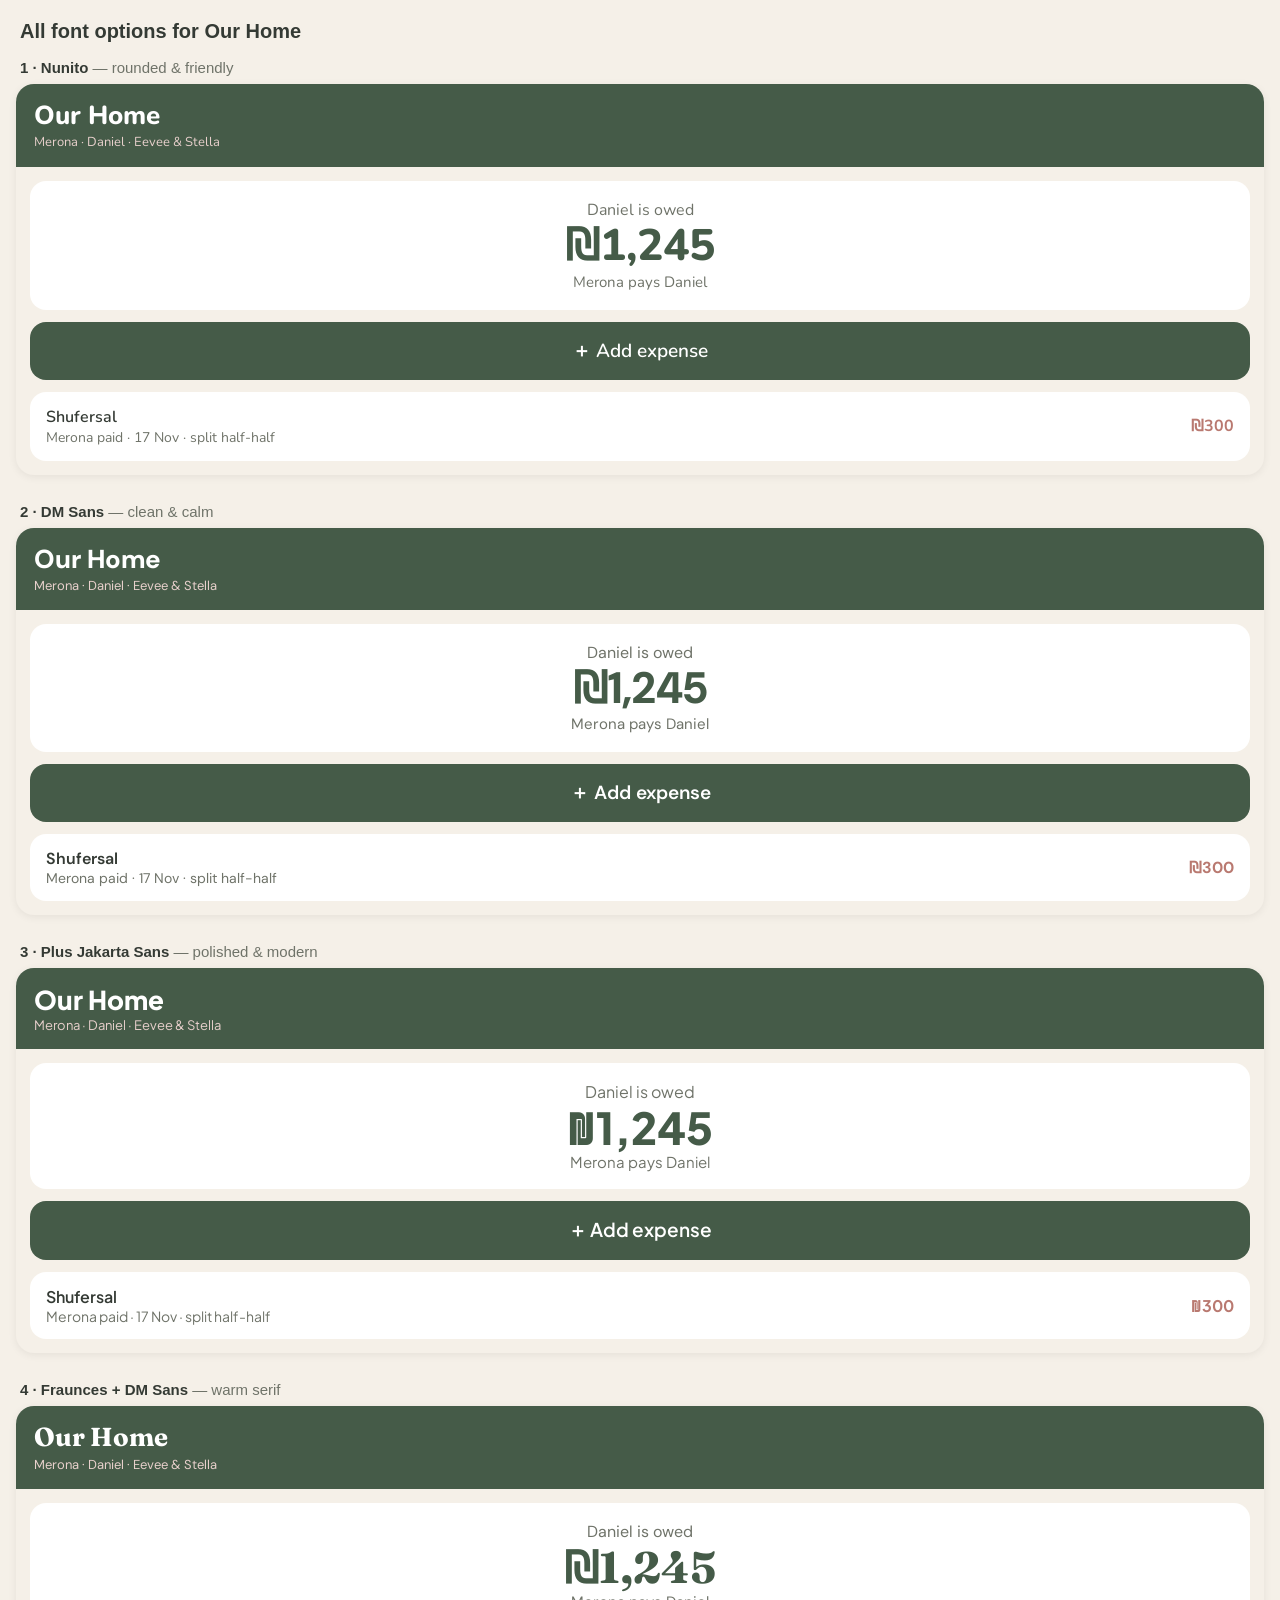
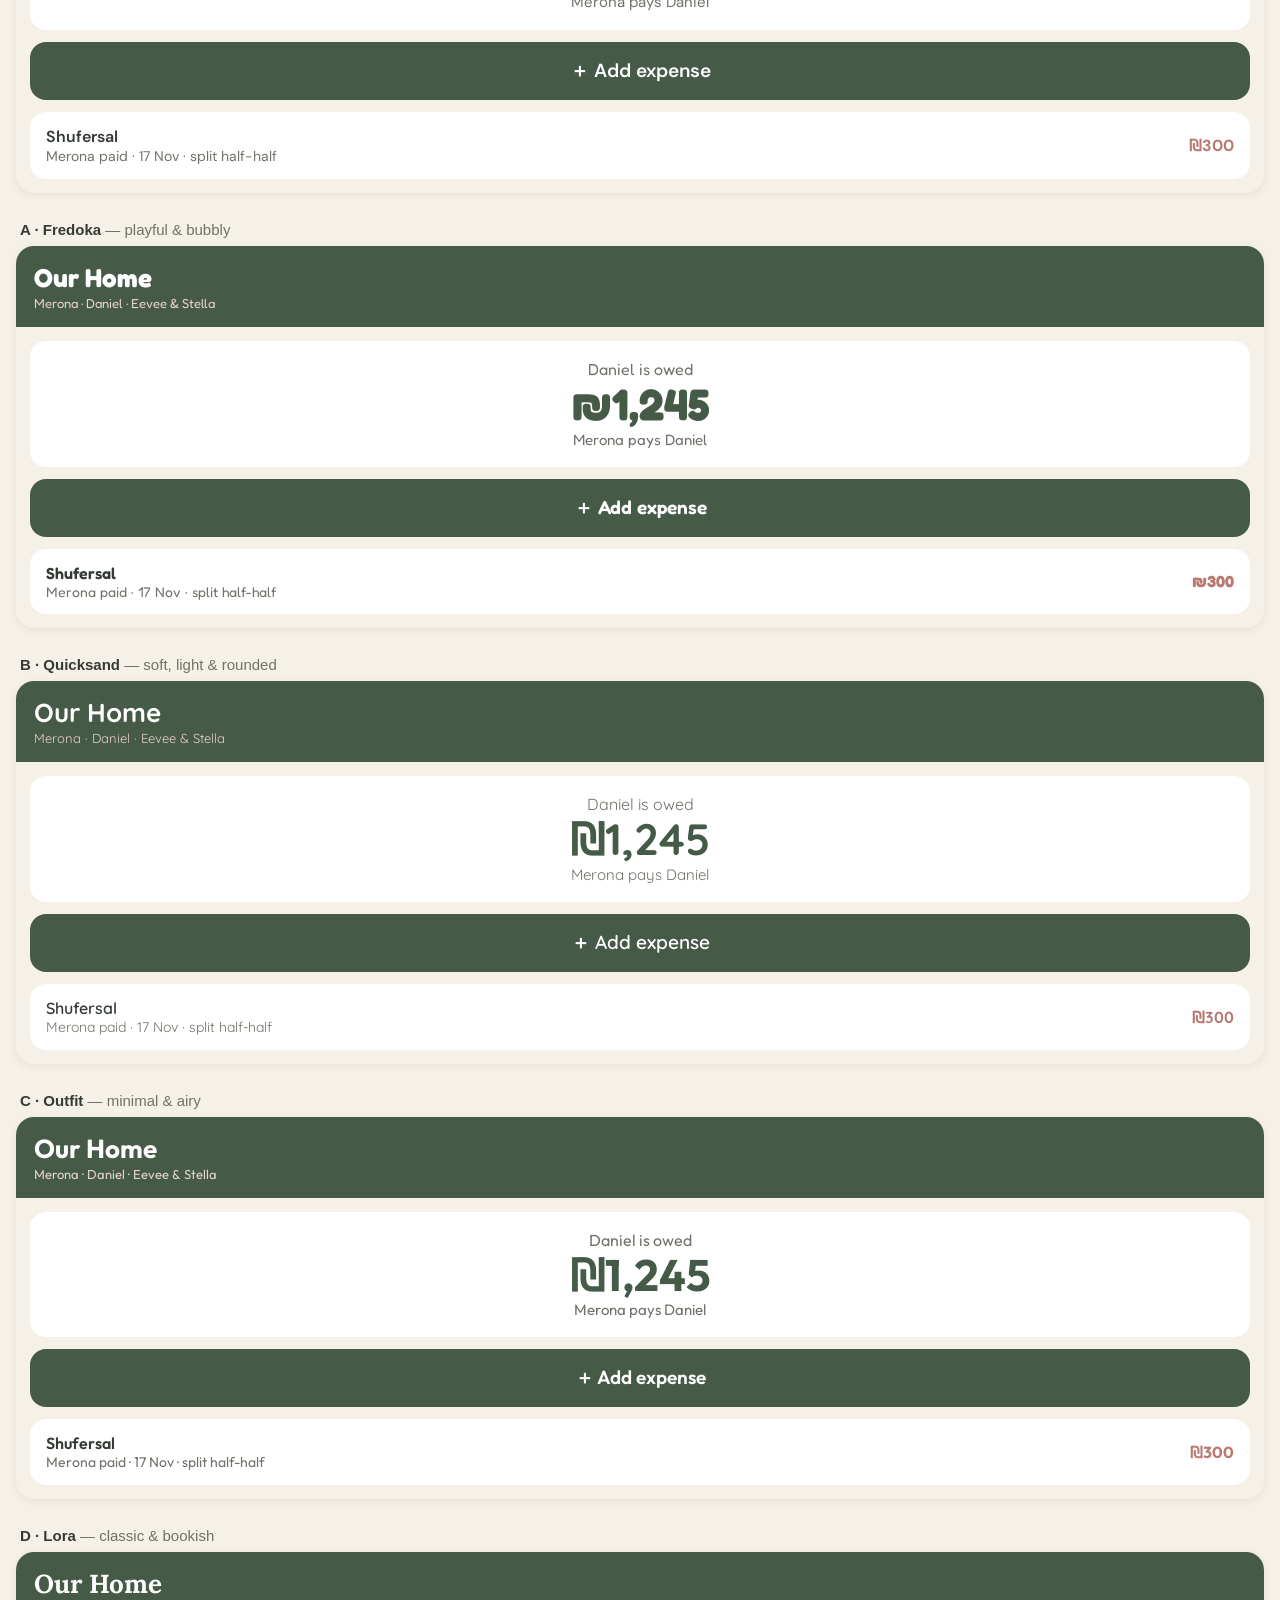
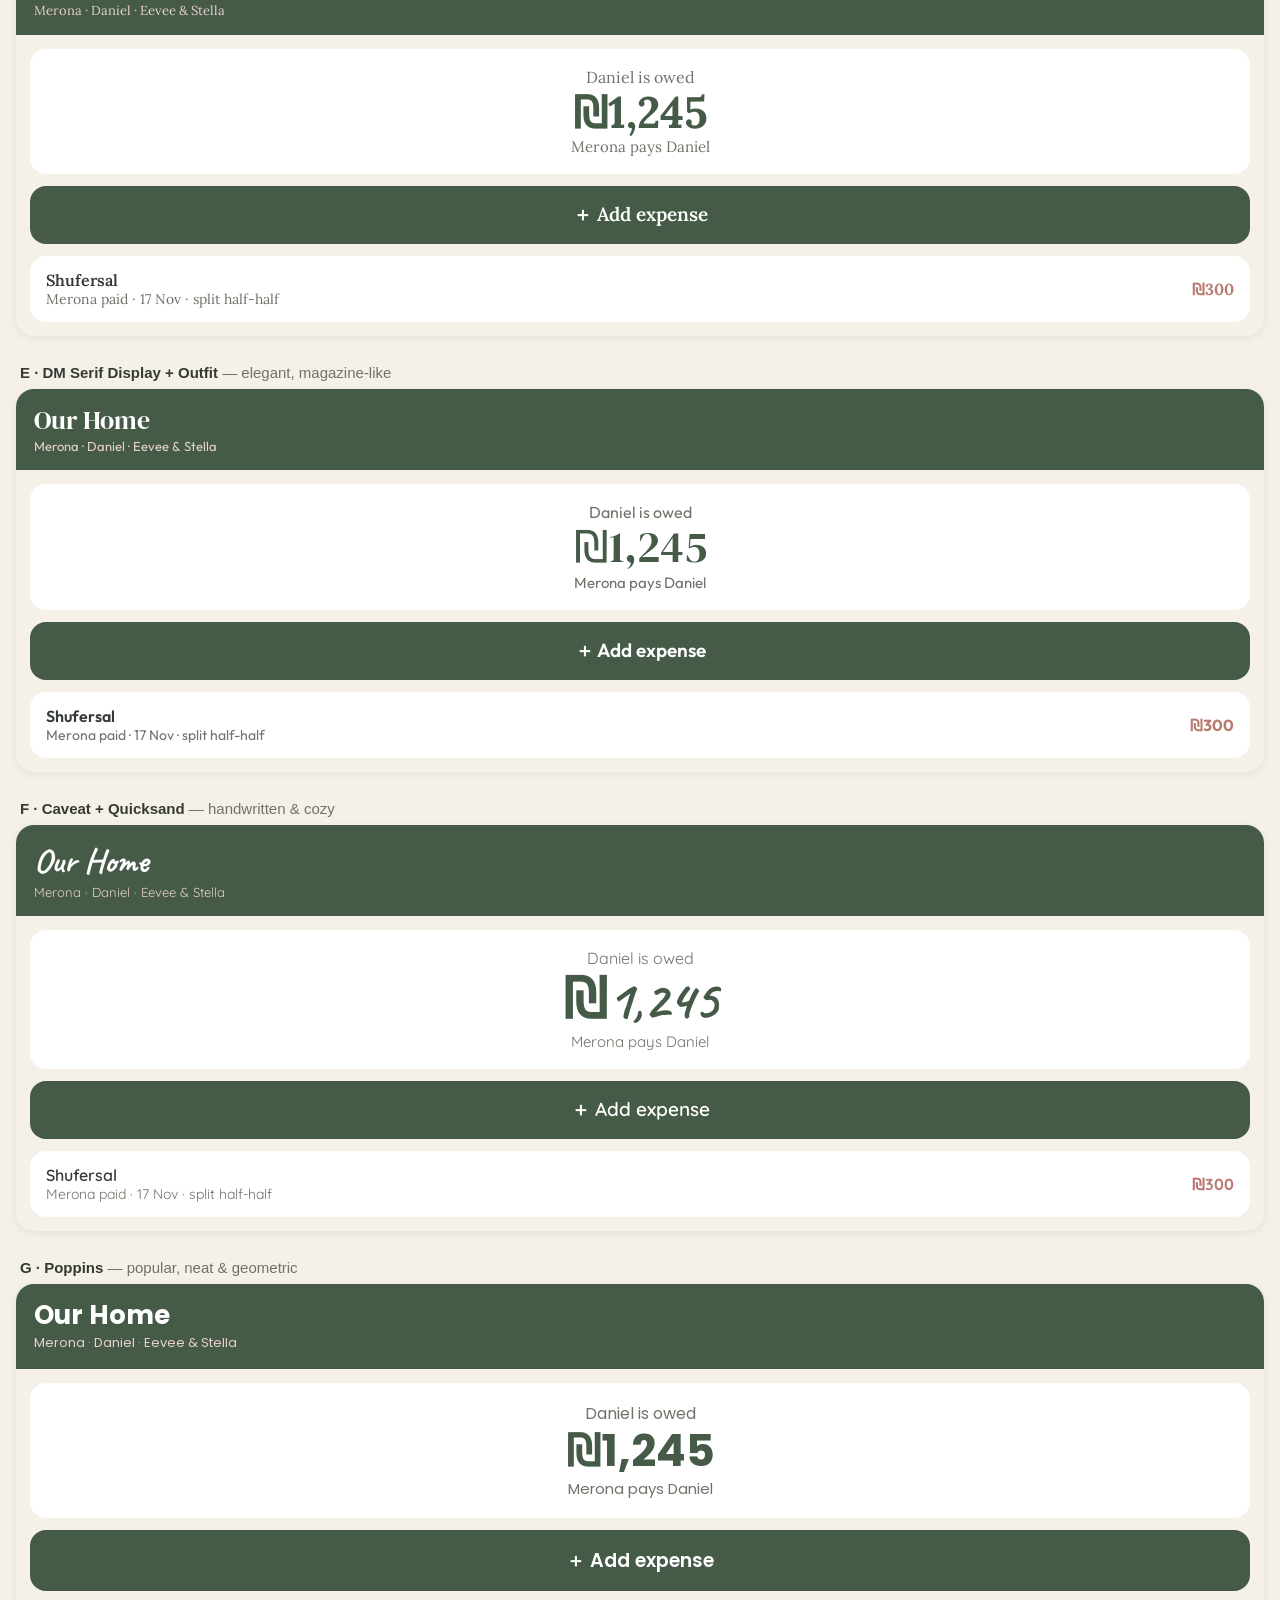
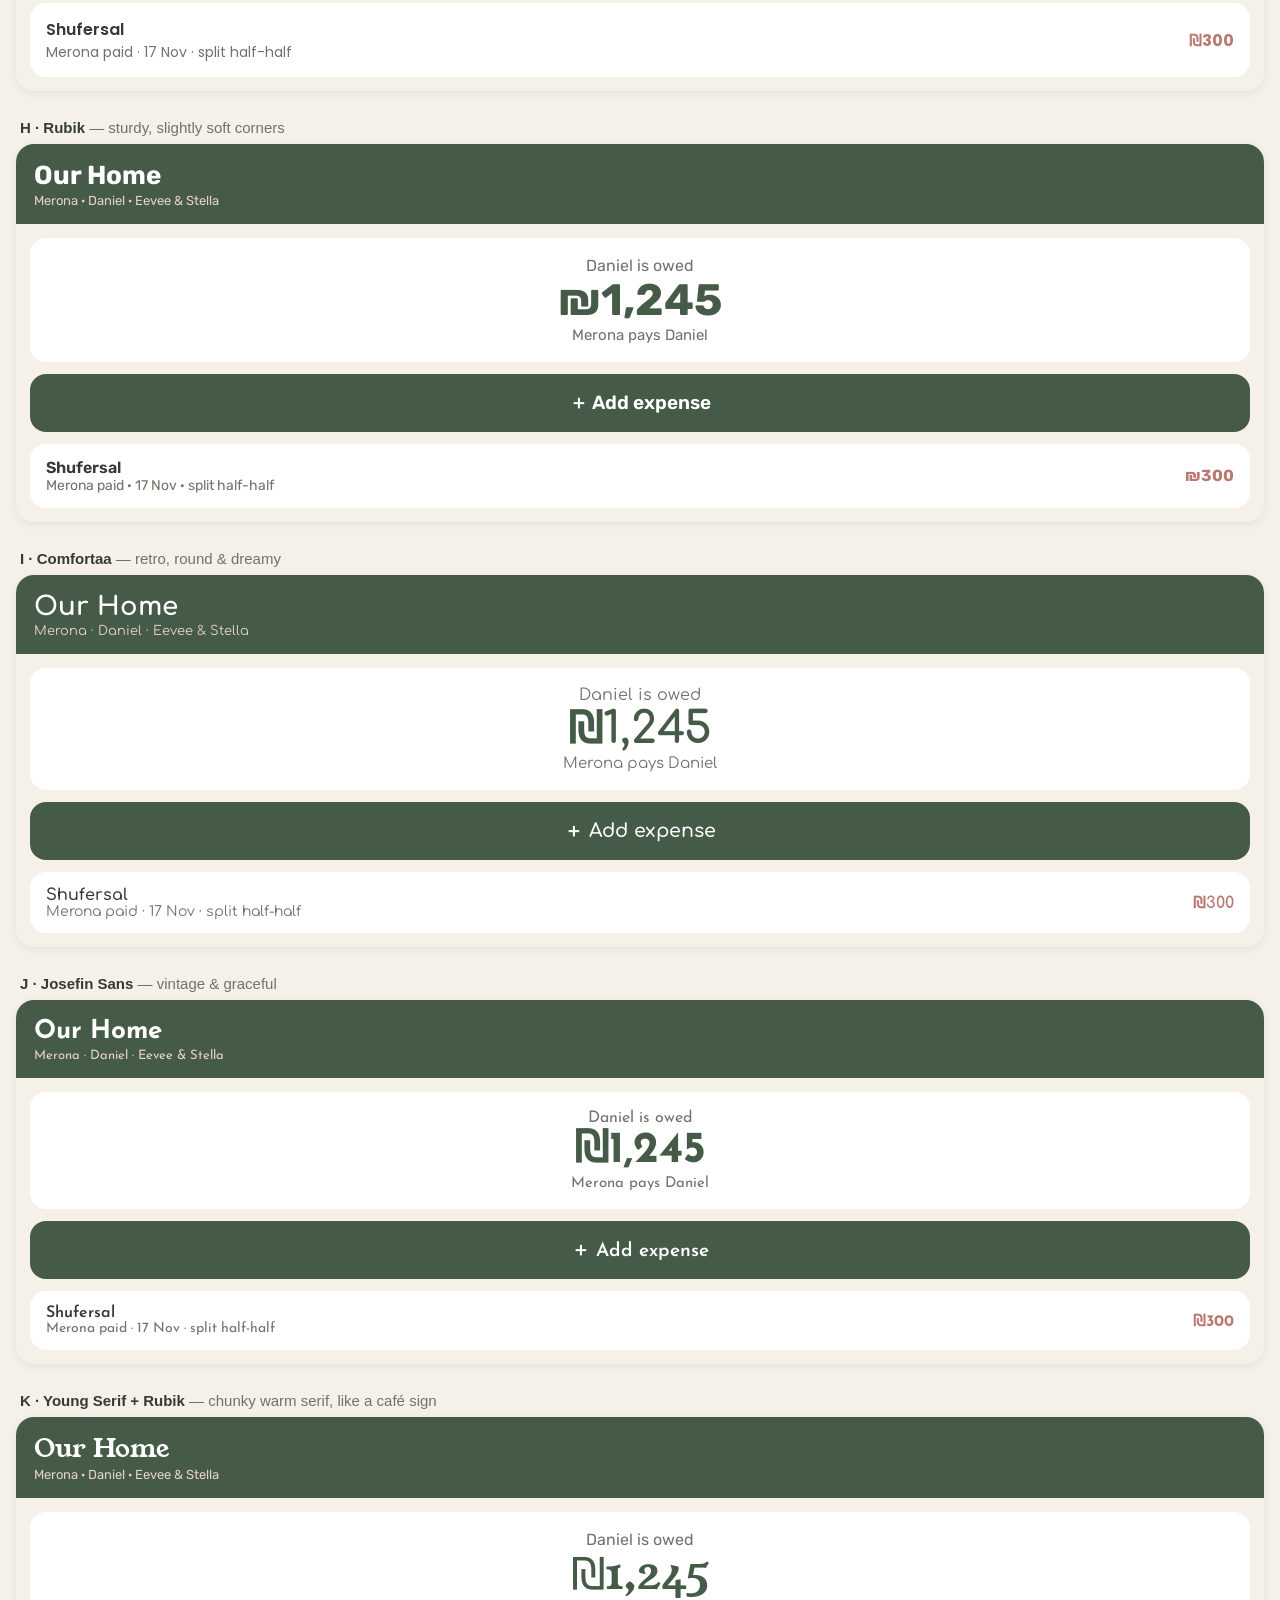
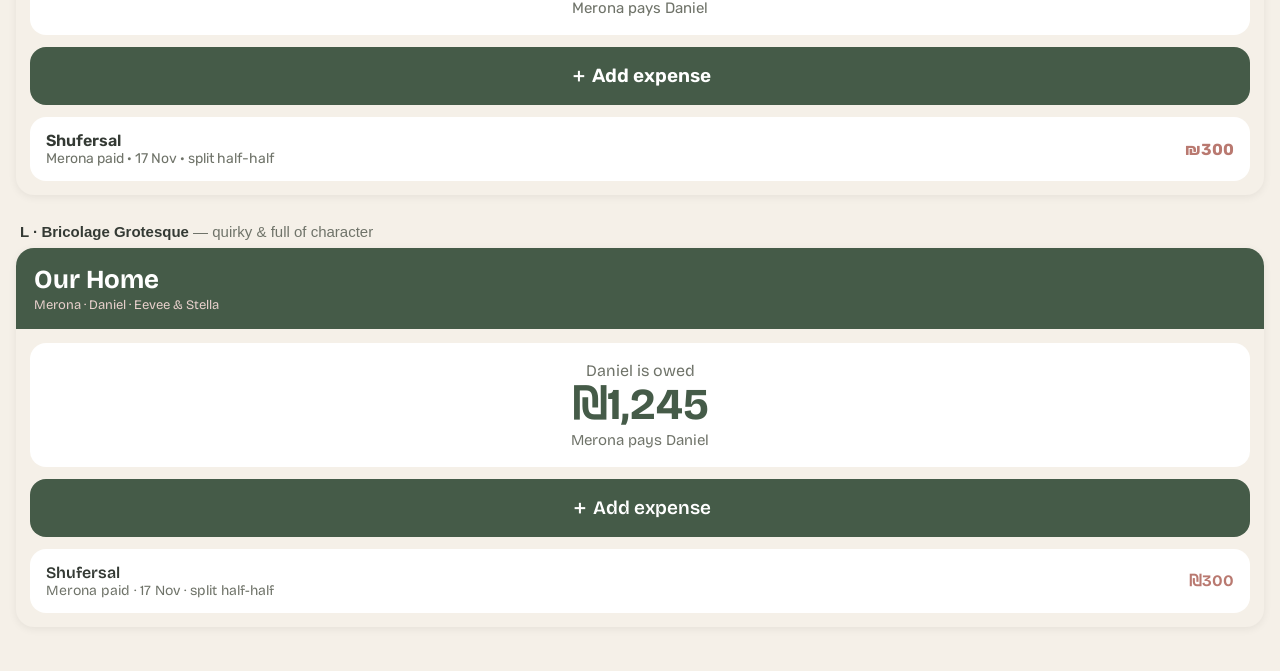
<file: fonts.html>
<!DOCTYPE html><html lang="en"><head><meta charset="utf-8"><meta name="viewport" content="width=device-width, initial-scale=1"><title>Font options</title><link href="https://fonts.googleapis.com/css2?family=Bricolage+Grotesque:wght@400;600;700&family=Caveat&family=Comfortaa:wght@400;600;700&family=DM+Sans:wght@400;600;800&family=DM+Serif+Display&family=Fraunces&family=Fredoka:wght@400;600;700&family=Josefin+Sans:wght@400;600;700&family=Lora:wght@400;600;700&family=Nunito:wght@400;600;800&family=Outfit:wght@400;600;700&family=Plus+Jakarta+Sans:wght@400;600;800&family=Poppins:wght@400;600;700&family=Quicksand:wght@500;600;700&family=Rubik:wght@400;600;700&family=Young+Serif&display=swap" rel="stylesheet">
<style>
body{margin:0;background:#F5F0E8;color:#343A34;font-family:-apple-system,sans-serif;padding:16px} h1{font-size:20px;margin:4px 4px 16px}
.opt{margin-bottom:28px} .tag{font-size:15px;font-weight:700;margin:0 4px 8px} .tag span{font-weight:400;color:#6F7369}
.phone{border-radius:18px;overflow:hidden;background:#F5F0E8;box-shadow:0 2px 8px #0001}
.hdr{background:#455B48;color:#fff;padding:16px 18px} .hdr .t{font-size:26px;line-height:1.2} .hdr .w{font-size:13px;color:#E8D0CC;margin-top:2px}
.body{padding:14px} .card{background:#fff;border-radius:16px;padding:18px;text-align:center;margin-bottom:12px}
.lbl{color:#6F7369;font-size:16px} .big{font-size:44px;color:#455B48;line-height:1.15} .sub{color:#6F7369;font-size:15px}
.btn{background:#455B48;color:#fff;border-radius:16px;padding:16px;text-align:center;font-size:19px;font-weight:600;margin-bottom:12px}
.row{background:#fff;border-radius:16px;padding:14px 16px;display:flex;justify-content:space-between;align-items:center}
.row b{font-weight:600} .row small{display:block;color:#6F7369;font-size:14px} .row .amt{color:#B97970;font-weight:700}
.o1 .phone *{font-family:'Nunito',sans-serif} .o1 .t,.o1 .big{font-family:'Nunito',serif!important;font-weight:800}
.o2 .phone *{font-family:'DM Sans',sans-serif} .o2 .t,.o2 .big{font-family:'DM Sans',serif!important;font-weight:800}
.o3 .phone *{font-family:'Plus Jakarta Sans',sans-serif} .o3 .t,.o3 .big{font-family:'Plus Jakarta Sans',serif!important;font-weight:800}
.o4 .phone *{font-family:'DM Sans',sans-serif} .o4 .t,.o4 .big{font-family:'Fraunces',serif!important;font-weight:700}
.oA .phone *{font-family:'Fredoka',sans-serif} .oA .t,.oA .big{font-family:'Fredoka',serif!important;font-weight:700}
.oB .phone *{font-family:'Quicksand',sans-serif} .oB .t,.oB .big{font-family:'Quicksand',serif!important;font-weight:700}
.oC .phone *{font-family:'Outfit',sans-serif} .oC .t,.oC .big{font-family:'Outfit',serif!important;font-weight:700}
.oD .phone *{font-family:'Lora',sans-serif} .oD .t,.oD .big{font-family:'Lora',serif!important;font-weight:700}
.oE .phone *{font-family:'Outfit',sans-serif} .oE .t,.oE .big{font-family:'DM Serif Display',serif!important;font-weight:400}
.oF .phone *{font-family:'Quicksand',sans-serif} .oF .t,.oF .big{font-family:'Caveat',serif!important;font-weight:700}
.oG .phone *{font-family:'Poppins',sans-serif} .oG .t,.oG .big{font-family:'Poppins',serif!important;font-weight:700}
.oH .phone *{font-family:'Rubik',sans-serif} .oH .t,.oH .big{font-family:'Rubik',serif!important;font-weight:700}
.oI .phone *{font-family:'Comfortaa',sans-serif} .oI .t,.oI .big{font-family:'Comfortaa',serif!important;font-weight:700}
.oJ .phone *{font-family:'Josefin Sans',sans-serif} .oJ .t,.oJ .big{font-family:'Josefin Sans',serif!important;font-weight:700}
.oK .phone *{font-family:'Rubik',sans-serif} .oK .t,.oK .big{font-family:'Young Serif',serif!important;font-weight:400}
.oL .phone *{font-family:'Bricolage Grotesque',sans-serif} .oL .t,.oL .big{font-family:'Bricolage Grotesque',serif!important;font-weight:700}
.oF .t{font-size:34px} .oF .big{font-size:56px}

</style></head><body><h1>All font options for Our Home</h1><div id="opts"><div class="opt o1"><div class="tag">1 · Nunito <span>— rounded & friendly</span></div><div class="phone">
<div class="hdr"><div class="t">Our Home</div><div class="w">Merona · Daniel · Eevee &amp; Stella</div></div>
<div class="body"><div class="card"><div class="lbl">Daniel is owed</div><div class="big">₪1,245</div><div class="sub">Merona pays Daniel</div></div>
<div class="btn">＋ Add expense</div>
<div class="row"><span><b>Shufersal</b><small>Merona paid · 17 Nov · split half-half</small></span><span class="amt">₪300</span></div></div></div></div><div class="opt o2"><div class="tag">2 · DM Sans <span>— clean & calm</span></div><div class="phone">
<div class="hdr"><div class="t">Our Home</div><div class="w">Merona · Daniel · Eevee &amp; Stella</div></div>
<div class="body"><div class="card"><div class="lbl">Daniel is owed</div><div class="big">₪1,245</div><div class="sub">Merona pays Daniel</div></div>
<div class="btn">＋ Add expense</div>
<div class="row"><span><b>Shufersal</b><small>Merona paid · 17 Nov · split half-half</small></span><span class="amt">₪300</span></div></div></div></div><div class="opt o3"><div class="tag">3 · Plus Jakarta Sans <span>— polished & modern</span></div><div class="phone">
<div class="hdr"><div class="t">Our Home</div><div class="w">Merona · Daniel · Eevee &amp; Stella</div></div>
<div class="body"><div class="card"><div class="lbl">Daniel is owed</div><div class="big">₪1,245</div><div class="sub">Merona pays Daniel</div></div>
<div class="btn">＋ Add expense</div>
<div class="row"><span><b>Shufersal</b><small>Merona paid · 17 Nov · split half-half</small></span><span class="amt">₪300</span></div></div></div></div><div class="opt o4"><div class="tag">4 · Fraunces + DM Sans <span>— warm serif</span></div><div class="phone">
<div class="hdr"><div class="t">Our Home</div><div class="w">Merona · Daniel · Eevee &amp; Stella</div></div>
<div class="body"><div class="card"><div class="lbl">Daniel is owed</div><div class="big">₪1,245</div><div class="sub">Merona pays Daniel</div></div>
<div class="btn">＋ Add expense</div>
<div class="row"><span><b>Shufersal</b><small>Merona paid · 17 Nov · split half-half</small></span><span class="amt">₪300</span></div></div></div></div><div class="opt oA"><div class="tag">A · Fredoka <span>— playful & bubbly</span></div><div class="phone">
<div class="hdr"><div class="t">Our Home</div><div class="w">Merona · Daniel · Eevee &amp; Stella</div></div>
<div class="body"><div class="card"><div class="lbl">Daniel is owed</div><div class="big">₪1,245</div><div class="sub">Merona pays Daniel</div></div>
<div class="btn">＋ Add expense</div>
<div class="row"><span><b>Shufersal</b><small>Merona paid · 17 Nov · split half-half</small></span><span class="amt">₪300</span></div></div></div></div><div class="opt oB"><div class="tag">B · Quicksand <span>— soft, light & rounded</span></div><div class="phone">
<div class="hdr"><div class="t">Our Home</div><div class="w">Merona · Daniel · Eevee &amp; Stella</div></div>
<div class="body"><div class="card"><div class="lbl">Daniel is owed</div><div class="big">₪1,245</div><div class="sub">Merona pays Daniel</div></div>
<div class="btn">＋ Add expense</div>
<div class="row"><span><b>Shufersal</b><small>Merona paid · 17 Nov · split half-half</small></span><span class="amt">₪300</span></div></div></div></div><div class="opt oC"><div class="tag">C · Outfit <span>— minimal & airy</span></div><div class="phone">
<div class="hdr"><div class="t">Our Home</div><div class="w">Merona · Daniel · Eevee &amp; Stella</div></div>
<div class="body"><div class="card"><div class="lbl">Daniel is owed</div><div class="big">₪1,245</div><div class="sub">Merona pays Daniel</div></div>
<div class="btn">＋ Add expense</div>
<div class="row"><span><b>Shufersal</b><small>Merona paid · 17 Nov · split half-half</small></span><span class="amt">₪300</span></div></div></div></div><div class="opt oD"><div class="tag">D · Lora <span>— classic & bookish</span></div><div class="phone">
<div class="hdr"><div class="t">Our Home</div><div class="w">Merona · Daniel · Eevee &amp; Stella</div></div>
<div class="body"><div class="card"><div class="lbl">Daniel is owed</div><div class="big">₪1,245</div><div class="sub">Merona pays Daniel</div></div>
<div class="btn">＋ Add expense</div>
<div class="row"><span><b>Shufersal</b><small>Merona paid · 17 Nov · split half-half</small></span><span class="amt">₪300</span></div></div></div></div><div class="opt oE"><div class="tag">E · DM Serif Display + Outfit <span>— elegant, magazine-like</span></div><div class="phone">
<div class="hdr"><div class="t">Our Home</div><div class="w">Merona · Daniel · Eevee &amp; Stella</div></div>
<div class="body"><div class="card"><div class="lbl">Daniel is owed</div><div class="big">₪1,245</div><div class="sub">Merona pays Daniel</div></div>
<div class="btn">＋ Add expense</div>
<div class="row"><span><b>Shufersal</b><small>Merona paid · 17 Nov · split half-half</small></span><span class="amt">₪300</span></div></div></div></div><div class="opt oF"><div class="tag">F · Caveat + Quicksand <span>— handwritten & cozy</span></div><div class="phone">
<div class="hdr"><div class="t">Our Home</div><div class="w">Merona · Daniel · Eevee &amp; Stella</div></div>
<div class="body"><div class="card"><div class="lbl">Daniel is owed</div><div class="big">₪1,245</div><div class="sub">Merona pays Daniel</div></div>
<div class="btn">＋ Add expense</div>
<div class="row"><span><b>Shufersal</b><small>Merona paid · 17 Nov · split half-half</small></span><span class="amt">₪300</span></div></div></div></div><div class="opt oG"><div class="tag">G · Poppins <span>— popular, neat & geometric</span></div><div class="phone">
<div class="hdr"><div class="t">Our Home</div><div class="w">Merona · Daniel · Eevee &amp; Stella</div></div>
<div class="body"><div class="card"><div class="lbl">Daniel is owed</div><div class="big">₪1,245</div><div class="sub">Merona pays Daniel</div></div>
<div class="btn">＋ Add expense</div>
<div class="row"><span><b>Shufersal</b><small>Merona paid · 17 Nov · split half-half</small></span><span class="amt">₪300</span></div></div></div></div><div class="opt oH"><div class="tag">H · Rubik <span>— sturdy, slightly soft corners</span></div><div class="phone">
<div class="hdr"><div class="t">Our Home</div><div class="w">Merona · Daniel · Eevee &amp; Stella</div></div>
<div class="body"><div class="card"><div class="lbl">Daniel is owed</div><div class="big">₪1,245</div><div class="sub">Merona pays Daniel</div></div>
<div class="btn">＋ Add expense</div>
<div class="row"><span><b>Shufersal</b><small>Merona paid · 17 Nov · split half-half</small></span><span class="amt">₪300</span></div></div></div></div><div class="opt oI"><div class="tag">I · Comfortaa <span>— retro, round & dreamy</span></div><div class="phone">
<div class="hdr"><div class="t">Our Home</div><div class="w">Merona · Daniel · Eevee &amp; Stella</div></div>
<div class="body"><div class="card"><div class="lbl">Daniel is owed</div><div class="big">₪1,245</div><div class="sub">Merona pays Daniel</div></div>
<div class="btn">＋ Add expense</div>
<div class="row"><span><b>Shufersal</b><small>Merona paid · 17 Nov · split half-half</small></span><span class="amt">₪300</span></div></div></div></div><div class="opt oJ"><div class="tag">J · Josefin Sans <span>— vintage & graceful</span></div><div class="phone">
<div class="hdr"><div class="t">Our Home</div><div class="w">Merona · Daniel · Eevee &amp; Stella</div></div>
<div class="body"><div class="card"><div class="lbl">Daniel is owed</div><div class="big">₪1,245</div><div class="sub">Merona pays Daniel</div></div>
<div class="btn">＋ Add expense</div>
<div class="row"><span><b>Shufersal</b><small>Merona paid · 17 Nov · split half-half</small></span><span class="amt">₪300</span></div></div></div></div><div class="opt oK"><div class="tag">K · Young Serif + Rubik <span>— chunky warm serif, like a café sign</span></div><div class="phone">
<div class="hdr"><div class="t">Our Home</div><div class="w">Merona · Daniel · Eevee &amp; Stella</div></div>
<div class="body"><div class="card"><div class="lbl">Daniel is owed</div><div class="big">₪1,245</div><div class="sub">Merona pays Daniel</div></div>
<div class="btn">＋ Add expense</div>
<div class="row"><span><b>Shufersal</b><small>Merona paid · 17 Nov · split half-half</small></span><span class="amt">₪300</span></div></div></div></div><div class="opt oL"><div class="tag">L · Bricolage Grotesque <span>— quirky & full of character</span></div><div class="phone">
<div class="hdr"><div class="t">Our Home</div><div class="w">Merona · Daniel · Eevee &amp; Stella</div></div>
<div class="body"><div class="card"><div class="lbl">Daniel is owed</div><div class="big">₪1,245</div><div class="sub">Merona pays Daniel</div></div>
<div class="btn">＋ Add expense</div>
<div class="row"><span><b>Shufersal</b><small>Merona paid · 17 Nov · split half-half</small></span><span class="amt">₪300</span></div></div></div></div></div></body></html>
</file>
